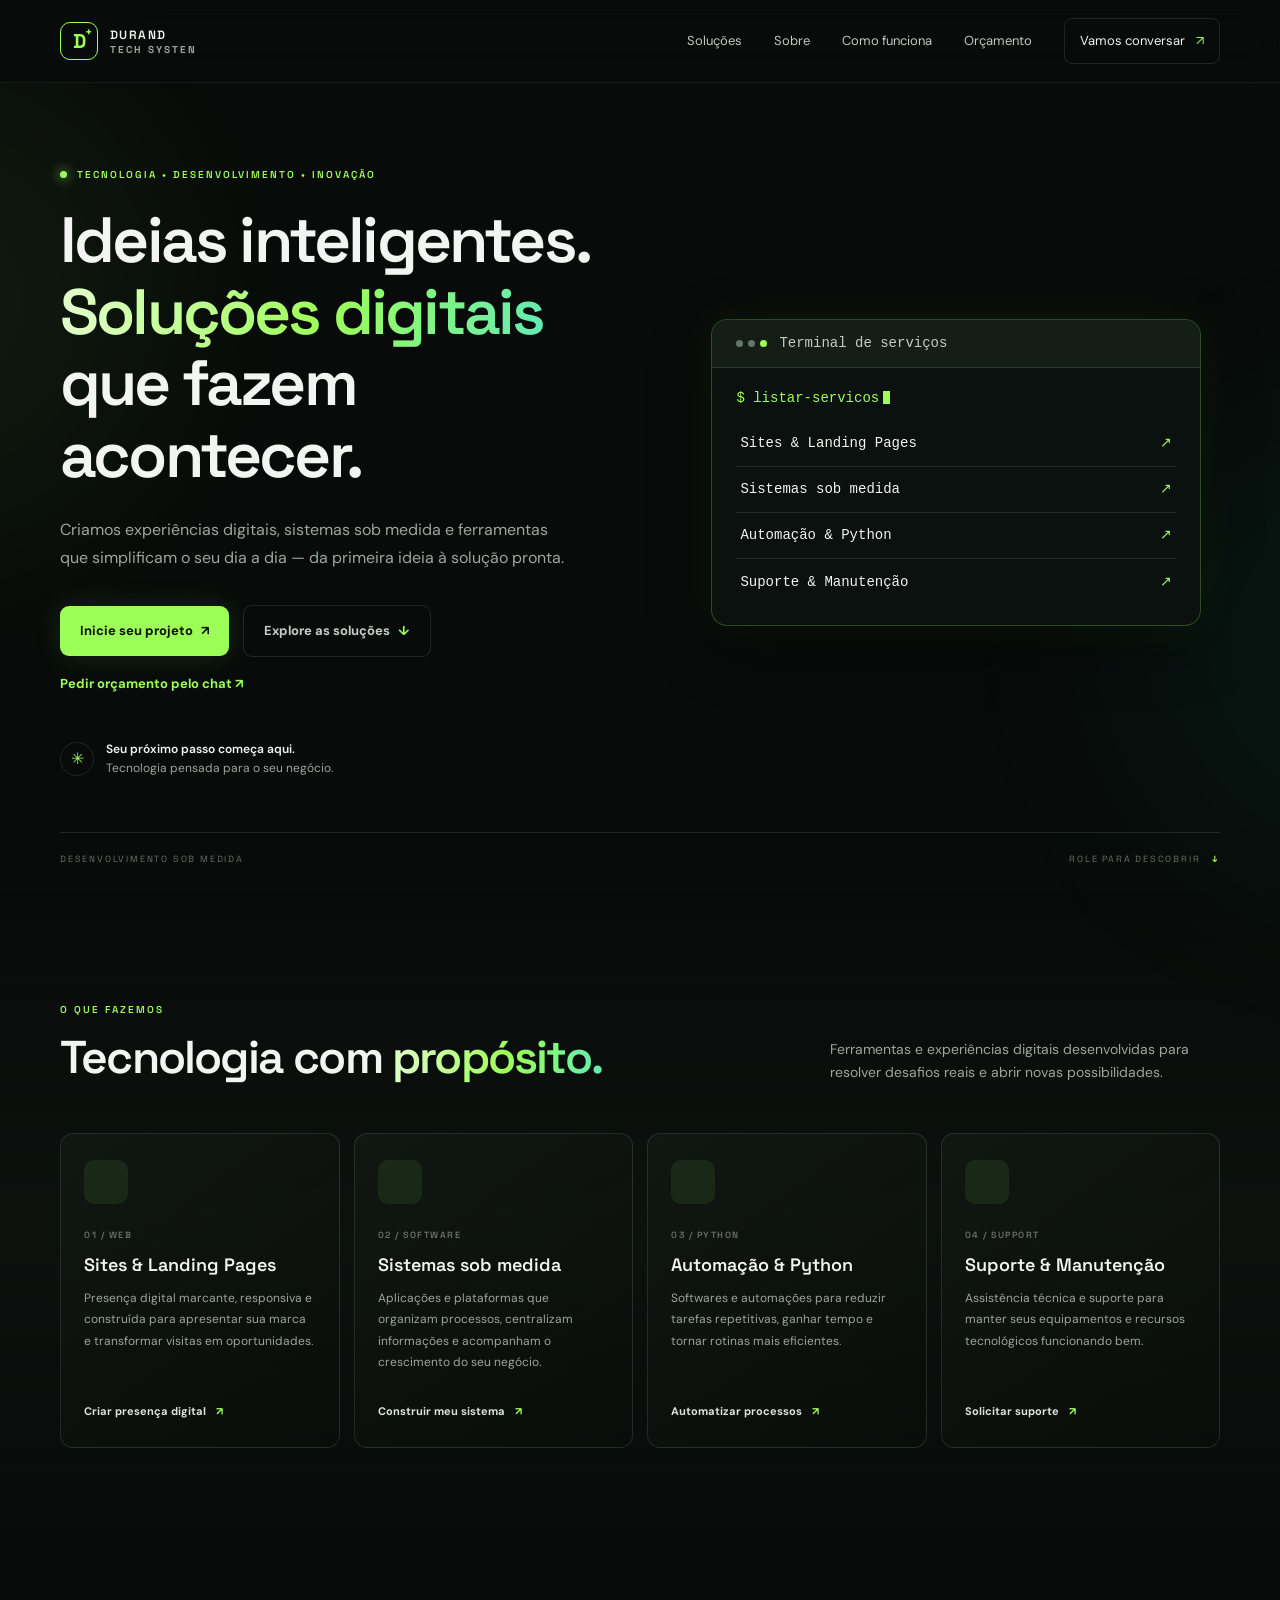
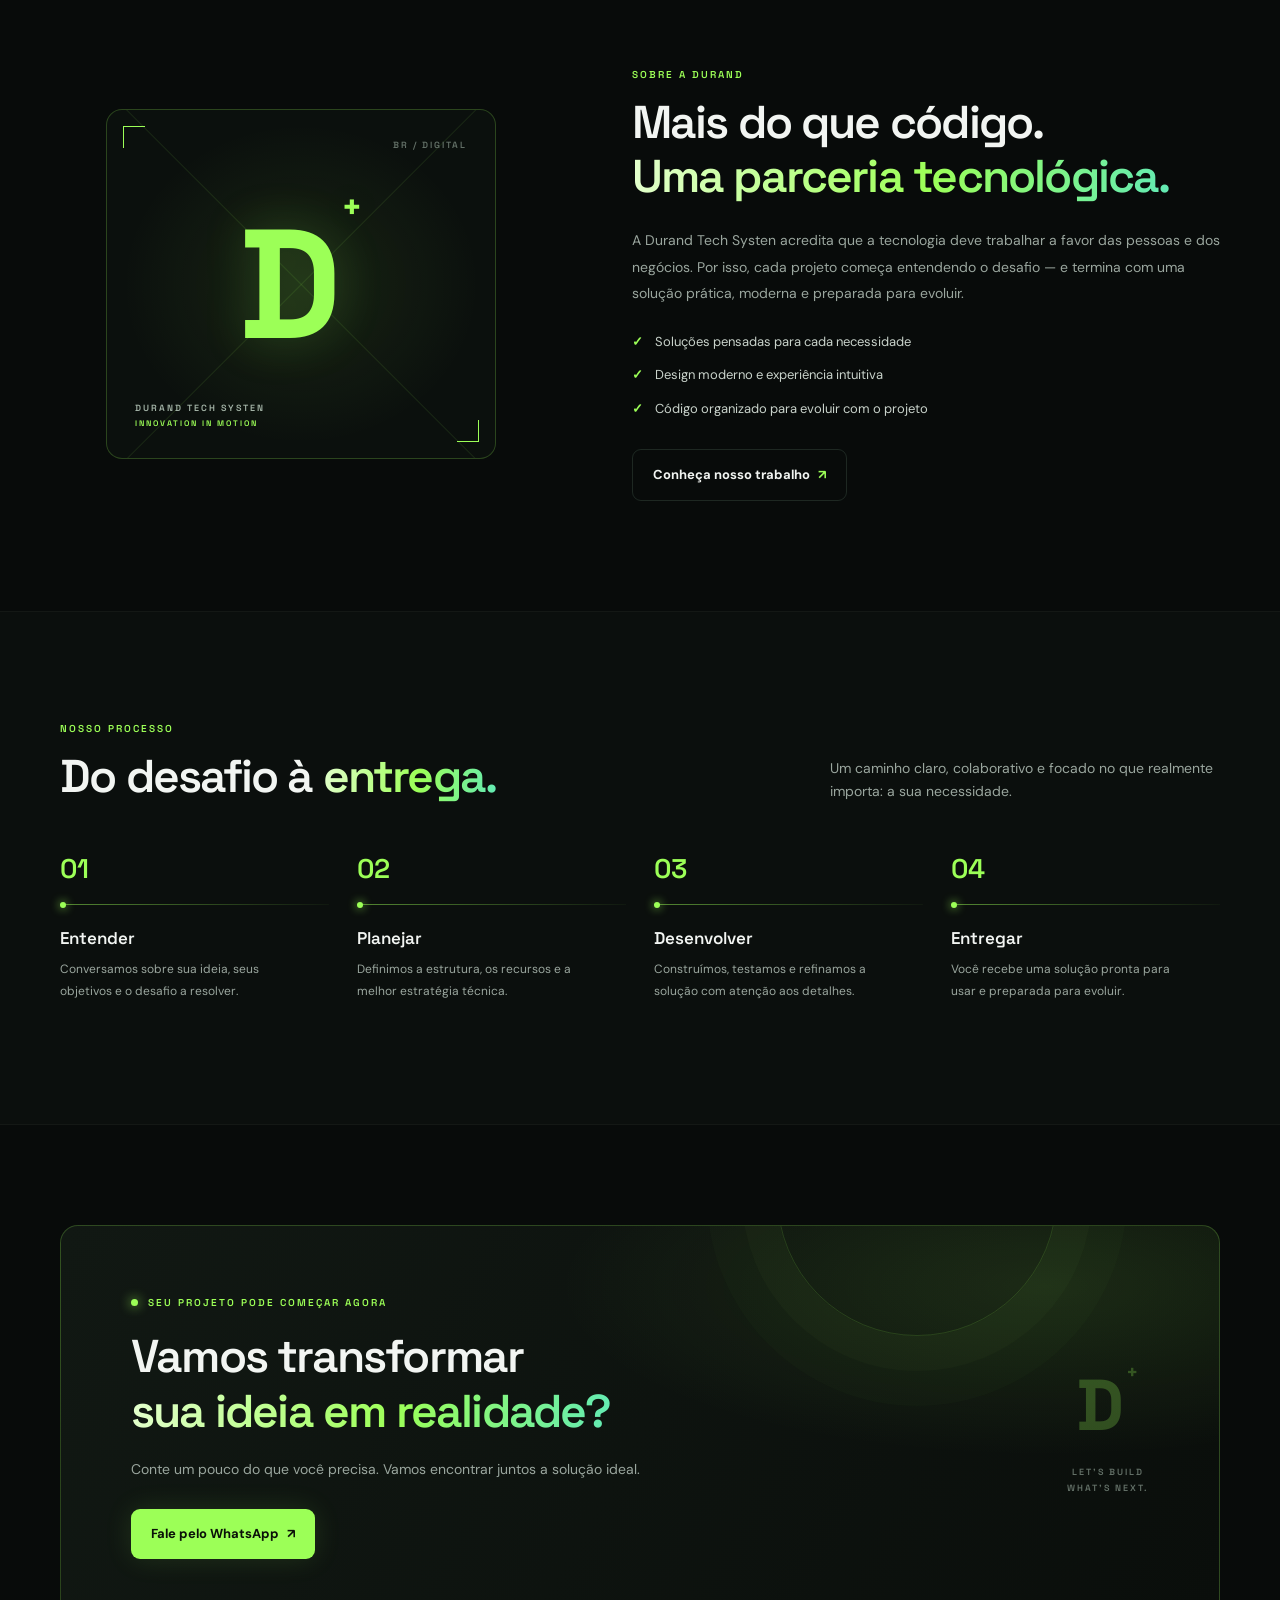
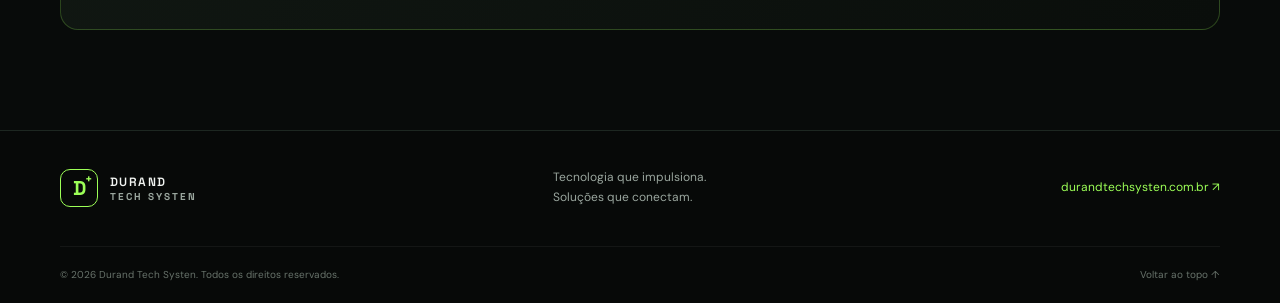
<file: index.html>
<!DOCTYPE html>
<html lang="pt-BR">
<head>
  <meta charset="UTF-8">
  <meta name="viewport" content="width=device-width, initial-scale=1.0">
  <meta name="description" content="A Durand Tech Systen transforma ideias em soluções digitais: sites, sistemas, automações e suporte técnico.">
  <meta name="theme-color" content="#080b0a">
  <title>Durand Tech Systen — Tecnologia que impulsiona</title>
  <link rel="preconnect" href="https://fonts.googleapis.com">
  <link rel="preconnect" href="https://fonts.gstatic.com" crossorigin>
  <link href="https://fonts.googleapis.com/css2?family=DM+Sans:wght@400;500;600;700&family=Space+Grotesk:wght@400;500;600;700&display=swap" rel="stylesheet">
  <link rel="icon" type="image/png" href="favicon-dt.png">
  <link rel="stylesheet" href="styles.css">
</head>
<body>
  <!-- Fundo decorativo: brilho neon sutil -->
  <div class="ambient ambient-one" aria-hidden="true"></div>
  <div class="ambient ambient-two" aria-hidden="true"></div>

  <header class="site-header" id="top">
    <div class="container nav-wrap">
      <a class="brand" href="#top" aria-label="Durand Tech Systen, início">
        <span class="brand-mark">D<span>+</span></span>
        <span class="brand-name">DURAND <b>TECH SYSTEN</b></span>
      </a>

      <button class="menu-toggle" aria-label="Abrir menu" aria-expanded="false">
        <span></span><span></span><span></span>
      </button>

      <nav class="main-nav" aria-label="Navegação principal">
        <a href="#solucoes">Soluções</a>
        <a href="#sobre">Sobre</a>
        <a href="#processo">Como funciona</a>
        <a href="dt_orcamento.html" target="_blank" rel="noopener noreferrer" data-open-quote>Orçamento</a>
        <a href="#contato" class="nav-cta">Vamos conversar <span>↗</span></a>
      </nav>
    </div>
  </header>

  <main>
    <!-- Hero -->
    <section class="hero section">
      <div class="container hero-grid">
        <div class="hero-copy reveal">
          <div class="eyebrow"><span class="status-dot"></span> TECNOLOGIA • DESENVOLVIMENTO • INOVAÇÃO</div>
          <h1>Ideias inteligentes.<br><span class="gradient-text">Soluções digitais</span><br>que fazem acontecer.</h1>
          <p class="hero-description">Criamos experiências digitais, sistemas sob medida e ferramentas que simplificam o seu dia a dia — da primeira ideia à solução pronta.</p>
          <div class="hero-actions">
            <a class="button button-primary" href="#contato">Inicie seu projeto <span>↗</span></a>
            <a class="button button-quiet" href="#solucoes">Explore as soluções <span>↓</span></a>
          </div>
          <a class="quote-hero-link" href="dt_orcamento.html" data-open-quote>Pedir orçamento pelo chat <span aria-hidden="true">↗</span></a>
          <div class="hero-proof">
            <div class="proof-icon">✳</div>
            <p><strong>Seu próximo passo começa aqui.</strong><br><span>Tecnologia pensada para o seu negócio.</span></p>
          </div>
        </div>

        <section class="service-terminal" aria-labelledby="terminal-title">
          <header class="terminal-header">
            <span class="terminal-lights" aria-hidden="true"><i></i><i></i><i></i></span>
            <h2 id="terminal-title">Terminal de serviços</h2>
          </header>
          <div class="terminal-body">
            <p class="terminal-prompt" aria-hidden="true"><span>$</span> <code data-terminal-command>listar-servicos</code></p>
            <ul class="terminal-services">
              <li><a href="#servico-sites">Sites &amp; Landing Pages<span aria-hidden="true">↗</span></a></li>
              <li><a href="#servico-sistemas">Sistemas sob medida<span aria-hidden="true">↗</span></a></li>
              <li><a href="#servico-automacao">Automação &amp; Python<span aria-hidden="true">↗</span></a></li>
              <li><a href="#servico-suporte">Suporte &amp; Manutenção<span aria-hidden="true">↗</span></a></li>
            </ul>
          </div>
        </section>
      </div>
      <div class="hero-bottom container"><span>DESENVOLVIMENTO SOB MEDIDA</span><span class="scroll-hint">ROLE PARA DESCOBRIR <b>↓</b></span></div>
    </section>

    <!-- Soluções -->
    <section class="section solutions-section" id="solucoes">
      <div class="container">
        <div class="section-heading reveal">
          <div><div class="eyebrow">O QUE FAZEMOS</div><h2>Tecnologia com <span class="gradient-text">propósito.</span></h2></div>
          <p>Ferramentas e experiências digitais desenvolvidas para resolver desafios reais e abrir novas possibilidades.</p>
        </div>

        <div class="solution-grid">
          <article class="solution-card reveal" id="servico-sites">
            <div class="service-icon"></div><span class="service-number">01 / WEB</span>
            <h3>Sites & Landing Pages</h3>
            <p>Presença digital marcante, responsiva e construída para apresentar sua marca e transformar visitas em oportunidades.</p>
            <a href="#contato" class="text-link" data-service="Sites e landing pages">Criar presença digital <span>↗</span></a>
          </article>
          <article class="solution-card reveal" id="servico-sistemas">
            <div class="service-icon"></div><span class="service-number">02 / SOFTWARE</span>
            <h3>Sistemas sob medida</h3>
            <p>Aplicações e plataformas que organizam processos, centralizam informações e acompanham o crescimento do seu negócio.</p>
            <a href="#contato" class="text-link" data-service="Sistemas sob medida">Construir meu sistema <span>↗</span></a>
          </article>
          <article class="solution-card reveal" id="servico-automacao">
            <div class="service-icon"></div><span class="service-number">03 / PYTHON</span>
            <h3>Automação & Python</h3>
            <p>Softwares e automações para reduzir tarefas repetitivas, ganhar tempo e tornar rotinas mais eficientes.</p>
            <a href="#contato" class="text-link" data-service="Automação e desenvolvimento Python">Automatizar processos <span>↗</span></a>
          </article>
          <article class="solution-card reveal" id="servico-suporte">
            <div class="service-icon"></div><span class="service-number">04 / SUPPORT</span>
            <h3>Suporte & Manutenção</h3>
            <p>Assistência técnica e suporte para manter seus equipamentos e recursos tecnológicos funcionando bem.</p>
            <a href="#contato" class="text-link" data-service="Suporte técnico e manutenção">Solicitar suporte <span>↗</span></a>
          </article>
        </div>
      </div>
    </section>

    <!-- Sobre -->
    <section class="section about-section" id="sobre">
      <div class="container about-grid">
        <div class="about-art reveal">
          <div class="about-frame">
            <span class="frame-corner corner-tl"></span><span class="frame-corner corner-br"></span>
            <div class="big-symbol">D<span>+</span></div>
            <div class="art-label">DURAND TECH SYSTEN<br><small>INNOVATION IN MOTION</small></div>
            <div class="art-coordinate">BR / DIGITAL</div>
          </div>
        </div>
        <div class="about-copy reveal">
          <div class="eyebrow">SOBRE A DURAND</div>
          <h2>Mais do que código.<br><span class="gradient-text">Uma parceria tecnológica.</span></h2>
          <p>A Durand Tech Systen acredita que a tecnologia deve trabalhar a favor das pessoas e dos negócios. Por isso, cada projeto começa entendendo o desafio — e termina com uma solução prática, moderna e preparada para evoluir.</p>
          <ul class="feature-list">
            <li><span>✓</span> Soluções pensadas para cada necessidade</li>
            <li><span>✓</span> Design moderno e experiência intuitiva</li>
            <li><span>✓</span> Código organizado para evoluir com o projeto</li>
          </ul>
          <a href="#contato" class="button button-outline">Conheça nosso trabalho <span>↗</span></a>
        </div>
      </div>
    </section>

    <!-- Processo -->
    <section class="section process-section" id="processo">
      <div class="container">
        <div class="section-heading reveal">
          <div><div class="eyebrow">NOSSO PROCESSO</div><h2>Do desafio à <span class="gradient-text">entrega.</span></h2></div>
          <p>Um caminho claro, colaborativo e focado no que realmente importa: a sua necessidade.</p>
        </div>
        <div class="process-grid">
          <div class="process-step reveal"><span class="step-index">01</span><div class="step-line"></div><h3>Entender</h3><p>Conversamos sobre sua ideia, seus objetivos e o desafio a resolver.</p></div>
          <div class="process-step reveal"><span class="step-index">02</span><div class="step-line"></div><h3>Planejar</h3><p>Definimos a estrutura, os recursos e a melhor estratégia técnica.</p></div>
          <div class="process-step reveal"><span class="step-index">03</span><div class="step-line"></div><h3>Desenvolver</h3><p>Construímos, testamos e refinamos a solução com atenção aos detalhes.</p></div>
          <div class="process-step reveal"><span class="step-index">04</span><div class="step-line"></div><h3>Entregar</h3><p>Você recebe uma solução pronta para usar e preparada para evoluir.</p></div>
        </div>
      </div>
    </section>

    <!-- CTA -->
    <section class="section contact-section" id="contato">
      <div class="container">
        <div class="contact-panel reveal">
          <div class="contact-orb" aria-hidden="true"></div>
          <div class="contact-content">
            <div class="eyebrow"><span class="status-dot"></span> SEU PROJETO PODE COMEÇAR AGORA</div>
            <h2>Vamos transformar<br><span class="gradient-text">sua ideia em realidade?</span></h2>
            <p>Conte um pouco do que você precisa. Vamos encontrar juntos a solução ideal.</p>
            <a class="button button-primary" id="whatsapp-cta" href="https://wa.me/53997073648?text=Olá%2C%20Durand%20Tech%20Systen!%20Quero%20conversar%20sobre%20um%20projeto." target="_blank" rel="noopener noreferrer">Fale pelo WhatsApp <span>↗</span></a>
          </div>
          <div class="contact-side"><span class="side-mark">D<span>+</span></span><span>LET'S BUILD<br>WHAT'S NEXT.</span></div>
        </div>
      </div>
    </section>
  </main>

  <footer class="site-footer">
    <div class="container footer-top">
      <a class="brand" href="#top"><span class="brand-mark">D<span>+</span></span><span class="brand-name">DURAND <b>TECH SYSTEN</b></span></a>
      <p>Tecnologia que impulsiona.<br>Soluções que conectam.</p>
      <a class="footer-link" href="https://www.durandtechsysten.com.br/" target="_blank" rel="noopener noreferrer">durandtechsysten.com.br ↗</a>
    </div>
    <div class="container footer-bottom"><span>© <span id="current-year"></span> Durand Tech Systen. Todos os direitos reservados.</span><a href="#top">Voltar ao topo ↑</a></div>
  </footer>

  <dialog class="quote-dialog" id="quote-chat" aria-labelledby="quote-title">
    <div class="quote-header">
      <div>
        <h2 id="quote-title">Orçamento</h2>
        <p>Durand Tech Systen</p>
      </div>
      <button type="button" class="quote-close" aria-label="Fechar chat">×</button>
    </div>
    <div class="quote-content">
      <div class="quote-messages" role="log" aria-label="Conversa de orçamento"></div>
      <div class="quote-options" aria-label="Opções de resposta"></div>
    </div>
    <form class="quote-form">
      <label for="quote-reply">Sua resposta</label>
      <div class="quote-input">
        <input id="quote-reply" name="reply" type="text" maxlength="450" autocomplete="off" required>
        <button type="submit">Enviar</button>
      </div>
    </form>
  </dialog>

  <script src="main.js"></script>
</body>
</html>
</file>
<file: styles.css>
/* ==========================================================
   DURAND TECH SYSTEN — identidade visual
   Organização: tokens, base, layout, componentes e responsivo
   ========================================================== */

/* 1. Tokens globais */
:root {
  --bg: #080b0a;
  --bg-soft: #0d1210;
  --panel: #101613;
  --panel-hover: #141d18;
  --text: #f2f5f2;
  --muted: #9aa69e;
  --line: rgba(191, 255, 215, .12);
  --neon: #9cff57;
  --neon-bright: #b6ff7b;
  --font-display: "Space Grotesk", sans-serif;
  --font-body: "DM Sans", sans-serif;
  --container: 1160px;
}

/* 2. Reset e base */
* { box-sizing: border-box; }
html { scroll-behavior: smooth; scroll-padding-top: 90px; }
body {
  margin: 0; color: var(--text); background: var(--bg);
  font-family: var(--font-body); line-height: 1.65; overflow-x: hidden;
}
body::before {
  content: ""; position: fixed; inset: 0; pointer-events: none; z-index: -1;
  opacity: .15; background-image: linear-gradient(rgba(255,255,255,.025) 1px, transparent 1px),
  linear-gradient(90deg, rgba(255,255,255,.025) 1px, transparent 1px);
  background-size: 52px 52px;
}
a { color: inherit; text-decoration: none; }
button { font: inherit; }
img { max-width: 100%; display: block; }
.container { width: min(var(--container), calc(100% - 48px)); margin-inline: auto; }
.section { padding: 110px 0; }
.ambient { position: fixed; width: 420px; height: 420px; border-radius: 50%; filter: blur(130px); opacity: .08; pointer-events: none; z-index: -1; }
.ambient-one { background: var(--neon); top: 10%; left: -280px; }
.ambient-two { background: #00d99b; bottom: 5%; right: -300px; }

/* 3. Cabeçalho e navegação */
.site-header { position: sticky; top: 0; z-index: 20; background: rgba(8,11,10,.82); backdrop-filter: blur(18px); border-bottom: 1px solid rgba(255,255,255,.06); }
.nav-wrap { min-height: 82px; display: flex; align-items: center; justify-content: space-between; gap: 30px; }
.brand { display: inline-flex; align-items: center; gap: 12px; }
.brand-mark { display: grid; place-items: center; width: 38px; height: 38px; border: 1px solid var(--neon); color: var(--neon); border-radius: 10px; font: 700 20px var(--font-display); position: relative; }
.brand-mark span { font-size: 12px; position: absolute; right: 5px; top: 1px; }
.brand-name { font: 600 12px var(--font-display); letter-spacing: 1.4px; }
.brand-name b { display: block; color: var(--muted); font-size: 10px; letter-spacing: 2px; }
.main-nav { display: flex; align-items: center; gap: 32px; font-size: 13px; color: #c0c9c2; }
.main-nav a { transition: color .2s ease; }
.main-nav a:hover { color: var(--neon); }
.main-nav .nav-cta { border: 1px solid var(--line); border-radius: 8px; padding: 11px 15px; color: var(--text); }
.nav-cta span, .button span { color: var(--neon); margin-left: 8px; }
.menu-toggle { display: none; border: 0; background: none; padding: 8px; }
.menu-toggle span { display: block; width: 23px; height: 2px; background: var(--text); margin: 5px; }

/* 4. Hero */
.hero { min-height: 690px; padding-top: 85px; padding-bottom: 28px; position: relative; }
.hero-grid { display: grid; grid-template-columns: 1.05fr .95fr; align-items: center; gap: 50px; }
.eyebrow { color: var(--neon); font: 600 10px var(--font-display); letter-spacing: 2px; display: flex; align-items: center; gap: 10px; }
.status-dot { width: 7px; height: 7px; background: var(--neon); border-radius: 50%; box-shadow: 0 0 12px var(--neon); }
h1, h2, h3, p { margin-top: 0; }
h1 { font: 600 clamp(42px, 5vw, 66px)/1.12 var(--font-display); letter-spacing: -2.8px; margin: 24px 0; }
.gradient-text { background: linear-gradient(100deg, #e4ffce 0%, var(--neon) 55%, #62eab5 100%); -webkit-background-clip: text; background-clip: text; color: transparent; }
.hero-description { max-width: 510px; color: var(--muted); font-size: 16px; line-height: 1.8; }
.hero-actions { display: flex; align-items: center; gap: 14px; flex-wrap: wrap; margin-top: 32px; }
.button { display: inline-flex; align-items: center; justify-content: center; padding: 14px 20px; border-radius: 9px; font-size: 13px; font-weight: 700; transition: transform .2s, box-shadow .2s, background .2s; }
.button:hover { transform: translateY(-2px); }
.button-primary { color: #0a1008; background: var(--neon); box-shadow: 0 0 28px rgba(156,255,87,.12); }
.button-primary:hover { background: var(--neon-bright); box-shadow: 0 0 34px rgba(156,255,87,.24); }
.button-primary span { color: #0a1008; }
.button-quiet { color: #c4cdc6; border: 1px solid var(--line); }
.button-quiet:hover, .button-outline:hover { border-color: var(--neon); color: var(--neon); }
.hero-proof { display: flex; gap: 12px; align-items: center; margin-top: 44px; }
.proof-icon { display: grid; place-items: center; width: 34px; height: 34px; border: 1px solid var(--line); border-radius: 50%; color: var(--neon); }
.hero-proof p { margin: 0; font-size: 12px; line-height: 1.55; }
.hero-proof strong { font-weight: 600; }
.hero-proof p span { color: var(--muted); }

/* Terminal de serviços */
.service-terminal {
  min-width: 0;
  width: min(100%, 490px);
  justify-self: center;
  border: 1px solid rgba(156, 255, 87, .24);
  border-radius: 16px;
  overflow: hidden;
  background: #0b110e;
  box-shadow: 0 20px 60px rgba(0, 0, 0, .4), 0 0 44px rgba(156, 255, 87, .07);
  font: 14px/1.5 ui-monospace, Consolas, monospace;
}
.terminal-header {
  display: flex;
  align-items: center;
  gap: 12px;
  padding: 13px clamp(14px, 3vw, 24px);
  border-bottom: 1px solid var(--line);
  background: #141d16;
}
.terminal-header h2 { margin: 0; font: inherit; color: #c1cec3; }
.terminal-lights { display: flex; gap: 5px; }
.terminal-lights i { width: 7px; height: 7px; border-radius: 50%; background: #617767; }
.terminal-lights i:last-child { background: var(--neon); }
.terminal-body { padding: 20px clamp(14px, 3vw, 24px); }
.terminal-prompt { min-height: 1.5em; margin: 0 0 12px; color: var(--neon); }
.terminal-prompt code { font: inherit; }
.terminal-prompt code::after {
  content: "";
  display: inline-block;
  width: .5em;
  height: .95em;
  margin-left: 4px;
  vertical-align: -.12em;
  background: var(--neon);
}
.terminal-services { list-style: none; margin: 0; padding: 0; }
.terminal-services a {
  display: flex;
  align-items: center;
  justify-content: space-between;
  gap: 8px;
  min-height: 46px;
  padding: 8px 4px;
  border-bottom: 1px solid var(--line);
}
.terminal-services li:last-child a { border-bottom: 0; }
.terminal-services a span,
.terminal-services a:hover { color: var(--neon); }
.terminal-services a:focus-visible { outline: 2px solid var(--neon); outline-offset: -2px; }
.solution-card:target { outline: 1px solid var(--neon); }
.hero-bottom { display: flex; justify-content: space-between; border-top: 1px solid var(--line); padding-top: 20px; margin-top: 55px; color: #647168; font: 9px var(--font-display); letter-spacing: 1.8px; }
.scroll-hint b { color: var(--neon); margin-left: 8px; }

/* 5. Cabeçalhos de seção e cards */
.section-heading { display: flex; justify-content: space-between; align-items: end; gap: 35px; margin-bottom: 48px; }
.section-heading h2, .about-copy h2, .contact-content h2 { font: 600 clamp(32px, 4vw, 46px)/1.18 var(--font-display); letter-spacing: -1.8px; margin: 14px 0 0; }
.section-heading > p { max-width: 390px; margin: 0; color: var(--muted); font-size: 14px; }
.solutions-section { background: linear-gradient(180deg, transparent, rgba(15,21,17,.65), transparent); }
.solution-grid { display: grid; grid-template-columns: repeat(4, 1fr); gap: 14px; }
.solution-card { min-height: 315px; padding: 26px 23px; border: 1px solid var(--line); border-radius: 13px; background: linear-gradient(145deg, rgba(18,25,20,.8), rgba(9,13,10,.7)); transition: transform .25s, border-color .25s, background .25s; display: flex; flex-direction: column; }
.solution-card:hover { transform: translateY(-6px); border-color: rgba(156,255,87,.4); background: var(--panel-hover); }
.service-icon { display: grid; place-items: center; width: 44px; height: 44px; border-radius: 10px; background: rgba(156,255,87,.08); color: var(--neon); font: 24px var(--font-display); margin-bottom: 25px; }
.service-number { color: #66746a; font: 600 9px var(--font-display); letter-spacing: 1.5px; }
.solution-card h3 { font: 600 18px var(--font-display); margin: 12px 0; }
.solution-card p { color: var(--muted); font-size: 12px; line-height: 1.8; margin-bottom: 22px; }
.text-link { color: #dbe6dc; font-size: 11px; font-weight: 700; margin-top: auto; }
.text-link span { color: var(--neon); margin-left: 7px; }
.text-link:hover { color: var(--neon); }

/* 6. Sobre */
.about-grid { display: grid; grid-template-columns: .9fr 1.1fr; gap: 90px; align-items: center; }
.about-art { min-height: 410px; display: grid; place-items: center; }
.about-frame { width: min(100%, 390px); height: 350px; position: relative; border: 1px solid rgba(156,255,87,.22); border-radius: 16px; background: radial-gradient(ellipse at center, rgba(156,255,87,.09), transparent 65%), #0b100d; display: grid; place-items: center; overflow: hidden; }
.about-frame::before, .about-frame::after { content: ""; position: absolute; width: 130%; height: 1px; background: rgba(156,255,87,.1); transform: rotate(45deg); }
.about-frame::after { transform: rotate(-45deg); }
.frame-corner { position: absolute; width: 22px; height: 22px; border-color: var(--neon); border-style: solid; z-index: 2; }
.corner-tl { top: 16px; left: 16px; border-width: 1px 0 0 1px; }
.corner-br { bottom: 16px; right: 16px; border-width: 0 1px 1px 0; }
.big-symbol { font: 700 155px var(--font-display); color: var(--neon); text-shadow: 0 0 50px rgba(156,255,87,.2); position: relative; z-index: 1; }
.big-symbol span { font-size: 35px; vertical-align: top; }
.art-label, .art-coordinate { position: absolute; z-index: 2; font: 600 9px/1.7 var(--font-display); letter-spacing: 2px; color: #a5b5a8; }
.art-label { bottom: 27px; left: 28px; }
.art-label small { color: var(--neon); font-size: 8px; }
.art-coordinate { top: 28px; right: 28px; color: #647168; }
.about-copy > p { color: var(--muted); font-size: 14px; line-height: 1.9; margin: 24px 0; }
.feature-list { list-style: none; padding: 0; margin: 0 0 30px; display: grid; gap: 12px; color: #c9d3cb; font-size: 13px; }
.feature-list li { display: flex; align-items: center; gap: 12px; }
.feature-list li span { color: var(--neon); font-weight: 700; }
.button-outline { border: 1px solid var(--line); }

/* 7. Processo */
.process-section { background: rgba(13,18,15,.7); border-block: 1px solid rgba(255,255,255,.035); }
.process-grid { display: grid; grid-template-columns: repeat(4, 1fr); gap: 28px; }
.process-step { position: relative; }
.step-index { color: var(--neon); font: 600 27px var(--font-display); }
.step-line { height: 1px; background: linear-gradient(90deg, rgba(156,255,87,.5), rgba(156,255,87,.04)); margin: 18px 0 22px; position: relative; }
.step-line::before { content: ""; width: 6px; height: 6px; border-radius: 50%; background: var(--neon); position: absolute; left: 0; top: -2.5px; box-shadow: 0 0 10px var(--neon); }
.process-step h3 { font: 600 17px var(--font-display); margin-bottom: 10px; }
.process-step p { color: var(--muted); font-size: 12px; line-height: 1.8; max-width: 230px; }

/* 8. Contato e rodapé */
.contact-section { padding-top: 100px; padding-bottom: 100px; }
.contact-panel { position: relative; overflow: hidden; border: 1px solid rgba(156,255,87,.22); border-radius: 18px; padding: 70px; background: radial-gradient(ellipse at 85% 15%, rgba(156,255,87,.11), transparent 35%), linear-gradient(120deg, #111813, #0a0e0b); display: flex; align-items: center; justify-content: space-between; gap: 40px; }
.contact-orb { position: absolute; width: 280px; height: 280px; right: 14%; top: -170px; border: 1px solid rgba(156,255,87,.15); border-radius: 50%; box-shadow: 0 0 0 35px rgba(156,255,87,.025), 0 0 0 70px rgba(156,255,87,.02); }
.contact-content { position: relative; z-index: 1; max-width: 650px; }
.contact-content h2 { margin: 20px 0; }
.contact-content p { color: var(--muted); font-size: 14px; margin-bottom: 28px; }
.contact-side { display: flex; flex-direction: column; align-items: center; gap: 14px; color: #647168; font: 600 9px/1.7 var(--font-display); letter-spacing: 2px; text-align: center; }
.side-mark { font: 700 72px var(--font-display); color: rgba(156,255,87,.25); }
.side-mark span { font-size: 20px; vertical-align: top; }
.site-footer { border-top: 1px solid var(--line); background: #070908; }
.footer-top { min-height: 115px; display: flex; align-items: center; justify-content: space-between; gap: 25px; }
.footer-top p { color: var(--muted); font-size: 12px; margin: 0; }
.footer-link { font-size: 12px; color: var(--neon); }
.footer-bottom { border-top: 1px solid rgba(255,255,255,.05); padding: 20px 0; display: flex; justify-content: space-between; gap: 20px; color: #68736b; font-size: 10px; }
.footer-bottom a:hover { color: var(--neon); }

/* 9. Animações progressivas */
.reveal { opacity: 0; transform: translateY(18px); transition: opacity .7s ease, transform .7s ease; }
.reveal.is-visible { opacity: 1; transform: translateY(0); }

/* 10. Responsividade */
@media (max-width: 1000px) {
  .hero-grid { gap: 20px; }
  .solution-grid { grid-template-columns: repeat(2, 1fr); }
  .about-grid { gap: 45px; }
  .contact-panel { padding: 48px; }
}
@media (max-width: 760px) {
  .container { width: min(100% - 36px, var(--container)); }
  .section { padding: 78px 0; }
  .nav-wrap { min-height: 72px; }
  .menu-toggle { display: block; cursor: pointer; }
  .main-nav { display: none; position: absolute; top: 72px; left: 0; right: 0; padding: 22px 24px 26px; background: rgba(8,11,10,.97); border-bottom: 1px solid var(--line); flex-direction: column; align-items: stretch; gap: 18px; }
  .main-nav.is-open { display: flex; }
  .main-nav .nav-cta { text-align: center; }
  .hero { padding-top: 60px; }
  .hero-grid { grid-template-columns: 1fr; }
  h1 { font-size: clamp(42px, 11vw, 60px); letter-spacing: -2px; }
  .hero-bottom { margin-top: 28px; }
  .section-heading { align-items: start; flex-direction: column; gap: 18px; margin-bottom: 32px; }
  .section-heading > p { max-width: 100%; }
  .about-grid { grid-template-columns: 1fr; gap: 30px; }
  .about-art { min-height: 330px; }
  .about-frame { height: 300px; }
  .process-grid { grid-template-columns: repeat(2, 1fr); gap: 22px; }
  .contact-panel { padding: 38px 28px; }
  .contact-side { display: none; }
  .footer-top { padding: 28px 0; align-items: flex-start; flex-direction: column; }
}
@media (max-width: 480px) {
  .solution-grid, .process-grid { grid-template-columns: 1fr; }
  .solution-card { min-height: auto; }
  .hero-actions { align-items: stretch; flex-direction: column; }
  .button { width: 100%; }
  .hero-bottom { font-size: 8px; letter-spacing: 1px; }
  .contact-content h2 { font-size: 34px; }
  .footer-bottom { flex-direction: column; }
}
@media (prefers-reduced-motion: reduce) {
  *, *::before, *::after { scroll-behavior: auto !important; transition-duration: .01ms !important; animation-duration: .01ms !important; }
  .reveal { opacity: 1; transform: none; }
}

/* Chatbot de orçamento */
.quote-hero-link {
  display: inline-block;
  margin-top: 16px;
  color: var(--neon);
  font-weight: 700;
  font-size: 13px;
  text-underline-offset: 4px;
}
.quote-hero-link:hover { text-decoration: underline; }
.quote-dialog {
  position: fixed;
  inset: auto 20px 20px auto;
  margin: 0;
  width: min(440px, calc(100% - 40px));
  max-width: none;
  max-height: min(680px, calc(100dvh - 40px));
  padding: 0;
  border: 1px solid #35543b;
  border-radius: 18px;
  color: var(--text);
  background: #0b120e;
  box-shadow: 0 20px 80px #0009;
  overflow: hidden;
}
.quote-dialog[open] { display: flex; flex-direction: column; }
.quote-dialog::backdrop { background: #030805a8; }
.quote-header {
  display: flex;
  justify-content: space-between;
  align-items: center;
  gap: 12px;
  padding: 14px 18px;
  background: #152019;
  border-bottom: 1px solid #293c2e;
}
.quote-header h2 { font: 700 18px var(--font-display); margin: 0; }
.quote-header p { font-size: 12px; color: var(--muted); margin: 3px 0 0; }
.quote-close {
  color: var(--text);
  background: transparent;
  border: 1px solid #425a48;
  border-radius: 8px;
  width: 40px;
  min-height: 40px;
  font-size: 22px;
  cursor: pointer;
}
.quote-content { overflow-y: auto; padding: 16px; min-height: 0; }
.quote-messages { display: grid; justify-items: start; gap: 10px; }
.quote-message {
  margin: 0;
  padding: 10px 12px;
  max-width: 95%;
  border-radius: 10px;
  background: #17241b;
  white-space: pre-wrap;
  overflow-wrap: anywhere;
  font-size: 14px;
}
.quote-message-customer { justify-self: end; background: #25412e; }
.quote-options { display: flex; flex-wrap: wrap; gap: 8px; }
.quote-options:not(:empty) { margin-top: 14px; }
.quote-options button, .quote-options a, .quote-input button {
  display: inline-flex;
  align-items: center;
  min-height: 44px;
  padding: 8px 12px;
  border-radius: 8px;
  border: 1px solid #425a48;
  background: #152019;
  color: var(--text);
  font: 700 13px var(--font-body);
  cursor: pointer;
}
.quote-options .quote-confirm, .quote-input button {
  background: var(--neon);
  color: #10180d;
  border-color: var(--neon);
}
.quote-dialog :focus-visible { outline: 2px solid #e2f9e5; outline-offset: 2px; }
.quote-form { border-top: 1px solid #293c2e; padding: 12px 16px 16px; }
.quote-form label { display: block; font-size: 12px; margin-bottom: 6px; }
.quote-input { display: flex; gap: 8px; }
.quote-input input {
  flex: 1;
  min-width: 0;
  min-height: 44px;
  padding: 8px;
  border-radius: 8px;
  border: 1px solid #425a48;
  color: var(--text);
  background: #111a14;
  font: 16px var(--font-body);
}
@media (max-width: 480px) {
  .quote-dialog {
    inset: auto 8px 8px auto;
    width: calc(100% - 16px);
    max-height: calc(100dvh - 16px);
  }
}
</file>
